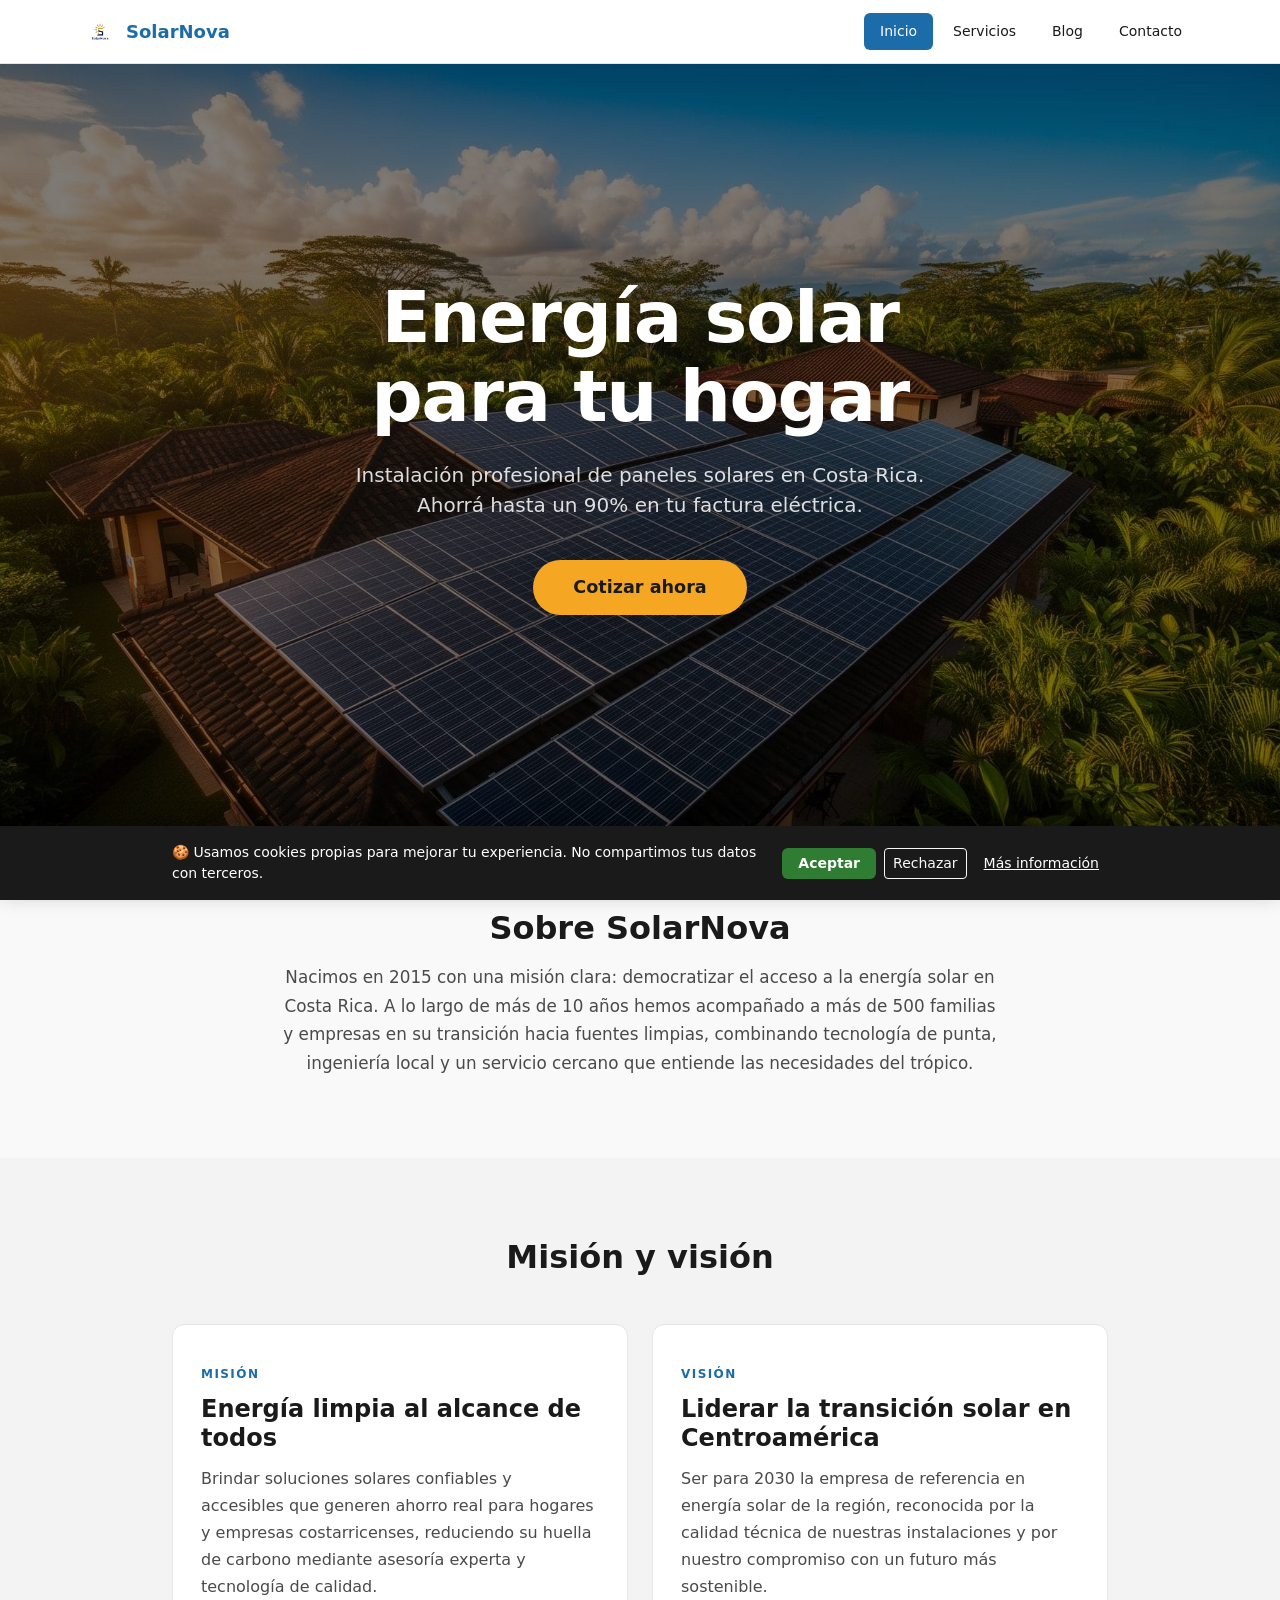
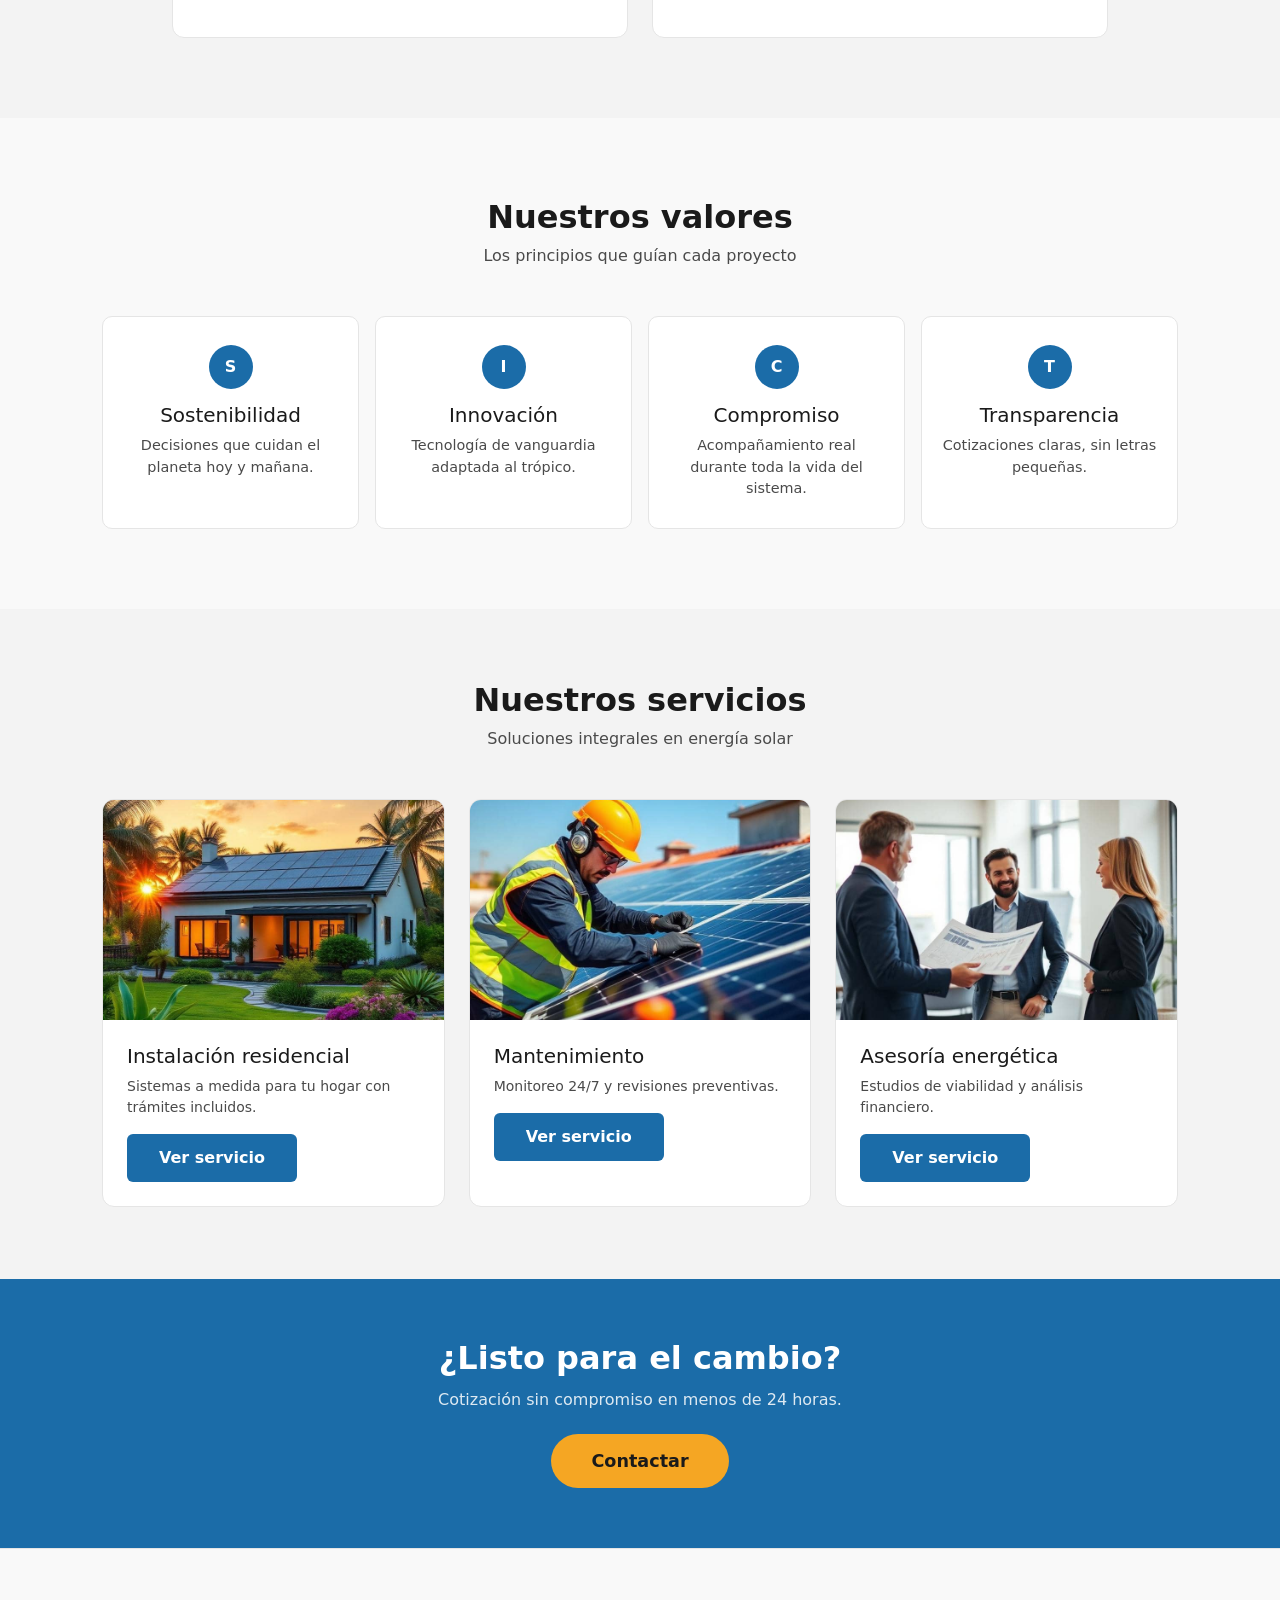
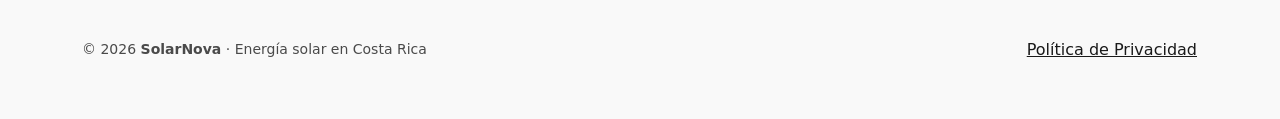
<file: solarnova/index.html>
<!DOCTYPE html>
<html lang="es">

<head>
  <meta charset="UTF-8">
  <meta name="viewport" content="width=device-width, initial-scale=1.0">
  <title>SolarNova — Energía Solar en Costa Rica</title>
  <meta name="description"
    content="SolarNova: venta e instalación de paneles solares en Costa Rica. Energía limpia, ahorro real, compromiso con el planeta.">
  <link href="https://cdn.jsdelivr.net/npm/bootstrap@5.3.3/dist/css/bootstrap.min.css" rel="stylesheet">
  <link rel="stylesheet" href="css/styles.css">
  <link rel="stylesheet" href="css/extra.css">
</head>

<body>
  <a href="#main-content" class="skip-link">Ir al contenido principal</a>

  <!-- ==================== NAVBAR (compartido) ==================== -->
  <header role="banner" class="sn-navbar">
    <nav role="navigation" aria-label="Navegación principal"
      class="container d-flex align-items-center justify-content-between h-100">
      <a href="index.html" class="d-flex align-items-center gap-2 text-decoration-none" aria-label="SolarNova - Inicio">
        <img src="images/logo-solarnova.webp" alt="Logotipo de SolarNova" class="sn-logo" width="36" height="36">
        <span class="sn-brand hide-mobile">SolarNova</span>
      </a>
      <button class="btn hide-desktop p-2" id="mobile-toggle" onclick="toggleMobile()" aria-expanded="false"
        aria-label="Abrir menú">
        <svg width="24" height="24" viewBox="0 0 24 24" fill="none" stroke="currentColor" stroke-width="2"
          stroke-linecap="round">
          <line x1="3" y1="6" x2="21" y2="6" />
          <line x1="3" y1="12" x2="21" y2="12" />
          <line x1="3" y1="18" x2="21" y2="18" />
        </svg>
      </button>
      <ul class="nav hide-mobile gap-1">
        <li><a class="nav-link" data-page="index.html" href="index.html">Inicio</a></li>
        <li><a class="nav-link" data-page="servicios.html" href="servicios.html">Servicios</a></li>
        <li><a class="nav-link" data-page="blog.html" href="blog.html">Blog</a></li>
        <li><a class="nav-link" data-page="contacto.html" href="contacto.html">Contacto</a></li>
      </ul>
    </nav>
    <div class="hide-desktop d-none" id="mobile-menu">
      <ul class="list-unstyled p-3 mb-0">
        <li><a class="nav-link d-block mb-1" data-page="index.html" href="index.html">Inicio</a></li>
        <li><a class="nav-link d-block mb-1" data-page="servicios.html" href="servicios.html">Servicios</a></li>
        <li><a class="nav-link d-block mb-1" data-page="blog.html" href="blog.html">Blog</a></li>
        <li><a class="nav-link d-block" data-page="contacto.html" href="contacto.html">Contacto</a></li>
      </ul>
    </div>
  </header>

  <main id="main-content" role="main" style="padding-top:64px">

    <!-- ========== HERO ========== -->
    <section class="sn-hero" aria-labelledby="hero-heading">
      <img src="images/hero-solar.jpg"
        alt="Paneles solares en techo residencial rodeado de vegetación tropical en Costa Rica" class="hero-bg"
        width="1920" height="1080">
      <div class="overlay"></div>
      <div class="hero-content">
        <h1 id="hero-heading">Energía solar<br>para tu hogar</h1>
        <p class="hero-subtitle">Instalación profesional de paneles solares en Costa Rica. Ahorrá hasta un 90% en tu
          factura eléctrica.</p>
        <a href="contacto.html" class="btn-sn-secondary text-decoration-none">Cotizar ahora</a>
      </div>
    </section>

    <!-- ========== SOBRE LA EMPRESA ========== -->
    <section class="sn-about" aria-labelledby="about-heading">
      <div class="container">
        <h2 id="about-heading" class="text-center mb-3">Sobre SolarNova</h2>
        <p class="lead-text">
          Nacimos en 2015 con una misión clara: democratizar el acceso a la energía solar
          en Costa Rica. A lo largo de más de 10 años hemos acompañado a más de 500 familias
          y empresas en su transición hacia fuentes limpias, combinando tecnología de punta,
          ingeniería local y un servicio cercano que entiende las necesidades del trópico.
        </p>
      </div>
    </section>

    <!-- ========== MISIÓN Y VISIÓN ========== -->
    <section class="sn-mv" aria-labelledby="mv-heading">
      <div class="container" style="max-width:960px">
        <h2 id="mv-heading" class="text-center mb-5">Misión y visión</h2>
        <div class="row g-4">
          <div class="col-md-6">
            <article class="sn-mv-card">
              <span class="tag">Misión</span>
              <h3>Energía limpia al alcance de todos</h3>
              <p>Brindar soluciones solares confiables y accesibles que generen ahorro
                real para hogares y empresas costarricenses, reduciendo su huella de
                carbono mediante asesoría experta y tecnología de calidad.</p>
            </article>
          </div>
          <div class="col-md-6">
            <article class="sn-mv-card">
              <span class="tag">Visión</span>
              <h3>Liderar la transición solar en Centroamérica</h3>
              <p>Ser para 2030 la empresa de referencia en energía solar de la región,
                reconocida por la calidad técnica de nuestras instalaciones y por nuestro
                compromiso con un futuro más sostenible.</p>
            </article>
          </div>
        </div>
      </div>
    </section>

    <!-- ========== VALORES ========== -->
    <section class="sn-values" aria-labelledby="values-heading">
      <div class="container" style="max-width:1100px">
        <h2 id="values-heading" class="text-center mb-2">Nuestros valores</h2>
        <p class="text-center text-sn-muted mb-5">Los principios que guían cada proyecto</p>
        <div class="row g-3">
          <div class="col-6 col-md-3">
            <div class="sn-value-card">
              <div class="dot" aria-hidden="true">S</div>
              <h3 class="h5">Sostenibilidad</h3>
              <p>Decisiones que cuidan el planeta hoy y mañana.</p>
            </div>
          </div>
          <div class="col-6 col-md-3">
            <div class="sn-value-card">
              <div class="dot" aria-hidden="true">I</div>
              <h3 class="h5">Innovación</h3>
              <p>Tecnología de vanguardia adaptada al trópico.</p>
            </div>
          </div>
          <div class="col-6 col-md-3">
            <div class="sn-value-card">
              <div class="dot" aria-hidden="true">C</div>
              <h3 class="h5">Compromiso</h3>
              <p>Acompañamiento real durante toda la vida del sistema.</p>
            </div>
          </div>
          <div class="col-6 col-md-3">
            <div class="sn-value-card">
              <div class="dot" aria-hidden="true">T</div>
              <h3 class="h5">Transparencia</h3>
              <p>Cotizaciones claras, sin letras pequeñas.</p>
            </div>
          </div>
        </div>
      </div>
    </section>

    <!-- ========== RESUMEN DE SERVICIOS ========== -->
    <section class="section-alt py-5" aria-labelledby="services-summary-heading">
      <div class="container py-4" style="max-width:1100px">
        <h2 id="services-summary-heading" class="text-center mb-2">Nuestros servicios</h2>
        <p class="text-center text-sn-muted mb-5">Soluciones integrales en energía solar</p>
        <div class="row g-4">
          <div class="col-md-4">
            <article class="sn-card h-100">
              <div style="overflow:hidden"><img src="images/service-residential.jpg"
                  alt="Instalación residencial de paneles solares" class="card-img" loading="lazy" width="800"
                  height="600"></div>
              <div class="card-body">
                <h3 class="h5 mb-2">Instalación residencial</h3>
                <p class="text-sn-muted small mb-3">Sistemas a medida para tu hogar con trámites incluidos.</p>
                <a href="servicios.html" class="btn-sn-primary text-decoration-none">Ver servicio</a>
              </div>
            </article>
          </div>
          <div class="col-md-4">
            <article class="sn-card h-100">
              <div style="overflow:hidden"><img src="images/service-maintenance.jpg"
                  alt="Técnico realizando mantenimiento de paneles" class="card-img" loading="lazy" width="800"
                  height="600"></div>
              <div class="card-body">
                <h3 class="h5 mb-2">Mantenimiento</h3>
                <p class="text-sn-muted small mb-3">Monitoreo 24/7 y revisiones preventivas.</p>
                <a href="servicios.html" class="btn-sn-primary text-decoration-none">Ver servicio</a>
              </div>
            </article>
          </div>
          <div class="col-md-4">
            <article class="sn-card h-100">
              <div style="overflow:hidden"><img src="images/service-consulting.jpg"
                  alt="Asesoría energética profesional" class="card-img" loading="lazy" width="800" height="600"></div>
              <div class="card-body">
                <h3 class="h5 mb-2">Asesoría energética</h3>
                <p class="text-sn-muted small mb-3">Estudios de viabilidad y análisis financiero.</p>
                <a href="servicios.html" class="btn-sn-primary text-decoration-none">Ver servicio</a>
              </div>
            </article>
          </div>
        </div>
      </div>
    </section>

    <!-- ========== CTA ========== -->
    <section class="sn-cta-band">
      <h2>¿Listo para el cambio?</h2>
      <p>Cotización sin compromiso en menos de 24 horas.</p>
      <a href="contacto.html" class="btn-sn-secondary text-decoration-none">Contactar</a>
    </section>
  </main>

  <!-- ==================== FOOTER ==================== -->
  <!-- Footer compartido -->
  <footer class="sn-footer" role="contentinfo">
    <div class="container py-4">
      <div class="d-flex flex-column flex-sm-row justify-content-between align-items-center gap-2 small text-sn-muted">
        <p class="mb-0">© <span id="year"></span> <strong>SolarNova</strong> · Energía solar en Costa Rica</p>
        <button onclick="openPrivacyModal()"
          class="btn btn-link p-0 small text-decoration-underline clss-contrast-light">Política de Privacidad</button>
      </div>
    </div>
  </footer>

  <!-- Cookie banner -->
  <div class="sn-cookie" id="cookie-banner" style="display:none" role="alert">
    <div class="container d-flex flex-column flex-sm-row align-items-center gap-3 small" style="max-width:960px">
      <p class="mb-0 flex-grow-1">🍪 Usamos cookies propias para mejorar tu experiencia. No compartimos tus datos con
        terceros.</p>
      <div class="d-flex gap-2 flex-shrink-0">
        <button onclick="cookieAction('accepted')" class="btn-sn-accent btn-sm py-1 px-3"
          style="font-size:0.875rem">Aceptar</button>
        <button onclick="cookieAction('rejected')" class="btn btn-sm btn-outline-light">Rechazar</button>
        <button onclick="openPrivacyModal()" class="btn btn-sm btn-link text-white text-decoration-underline">Más
          información</button>
      </div>
    </div>
  </div>

  <!-- Modal privacidad -->
  <div class="sn-modal-overlay" id="privacy-modal" style="display:none" role="dialog" aria-modal="true"
    aria-labelledby="privacy-title">
    <div class="sn-modal" id="privacy-modal-content">
      <div class="d-flex justify-content-between align-items-center mb-3">
        <h2 id="privacy-title" class="h5 fw-bold mb-0">Política de Privacidad</h2>
        <button onclick="closePrivacyModal()" aria-label="Cerrar modal de privacidad"
          class="btn btn-sm p-1 fs-4 lh-1">&times;</button>
      </div>
      <div class="small text-sn-muted">
        <h3 class="h6 fw-semibold mb-1" style="color:var(--sn-text)">¿Qué datos recolectamos?</h3>
        <p>Este sitio web no recolecta datos personales reales. Es un sitio de demostración. En un entorno de
          producción, solo se recolectarían los datos proporcionados voluntariamente a través del formulario de
          contacto.</p>
        <h3 class="h6 fw-semibold mb-1" style="color:var(--sn-text)">¿Para qué usamos las cookies?</h3>
        <p>Utilizamos únicamente cookies propias con fines funcionales, como recordar tu preferencia de aceptación de
          cookies. No utilizamos cookies de seguimiento, publicitarias ni de terceros.</p>
        <h3 class="h6 fw-semibold mb-1" style="color:var(--sn-text)">Rastreadores y analytics</h3>
        <p>SolarNova no utiliza ningún servicio de rastreo, análisis web o publicidad de terceros. Tu privacidad es
          nuestra prioridad.</p>
        <h3 class="h6 fw-semibold mb-1" style="color:var(--sn-text)">Tus derechos</h3>
        <p class="mb-0">Puedes solicitar la eliminación de tus datos en cualquier momento escribiéndonos a
          info@solarnova.cr. Cumplimos con la Ley de Protección de la Persona frente al Tratamiento de sus Datos
          Personales (Ley N° 8968 de Costa Rica).</p>
      </div>
      <button onclick="closePrivacyModal()" class="btn-sn-primary w-100 mt-3 py-2">Entendido</button>
    </div>
  </div>

  <script src="js/nav.js"></script>
</body>

</html>
</file>
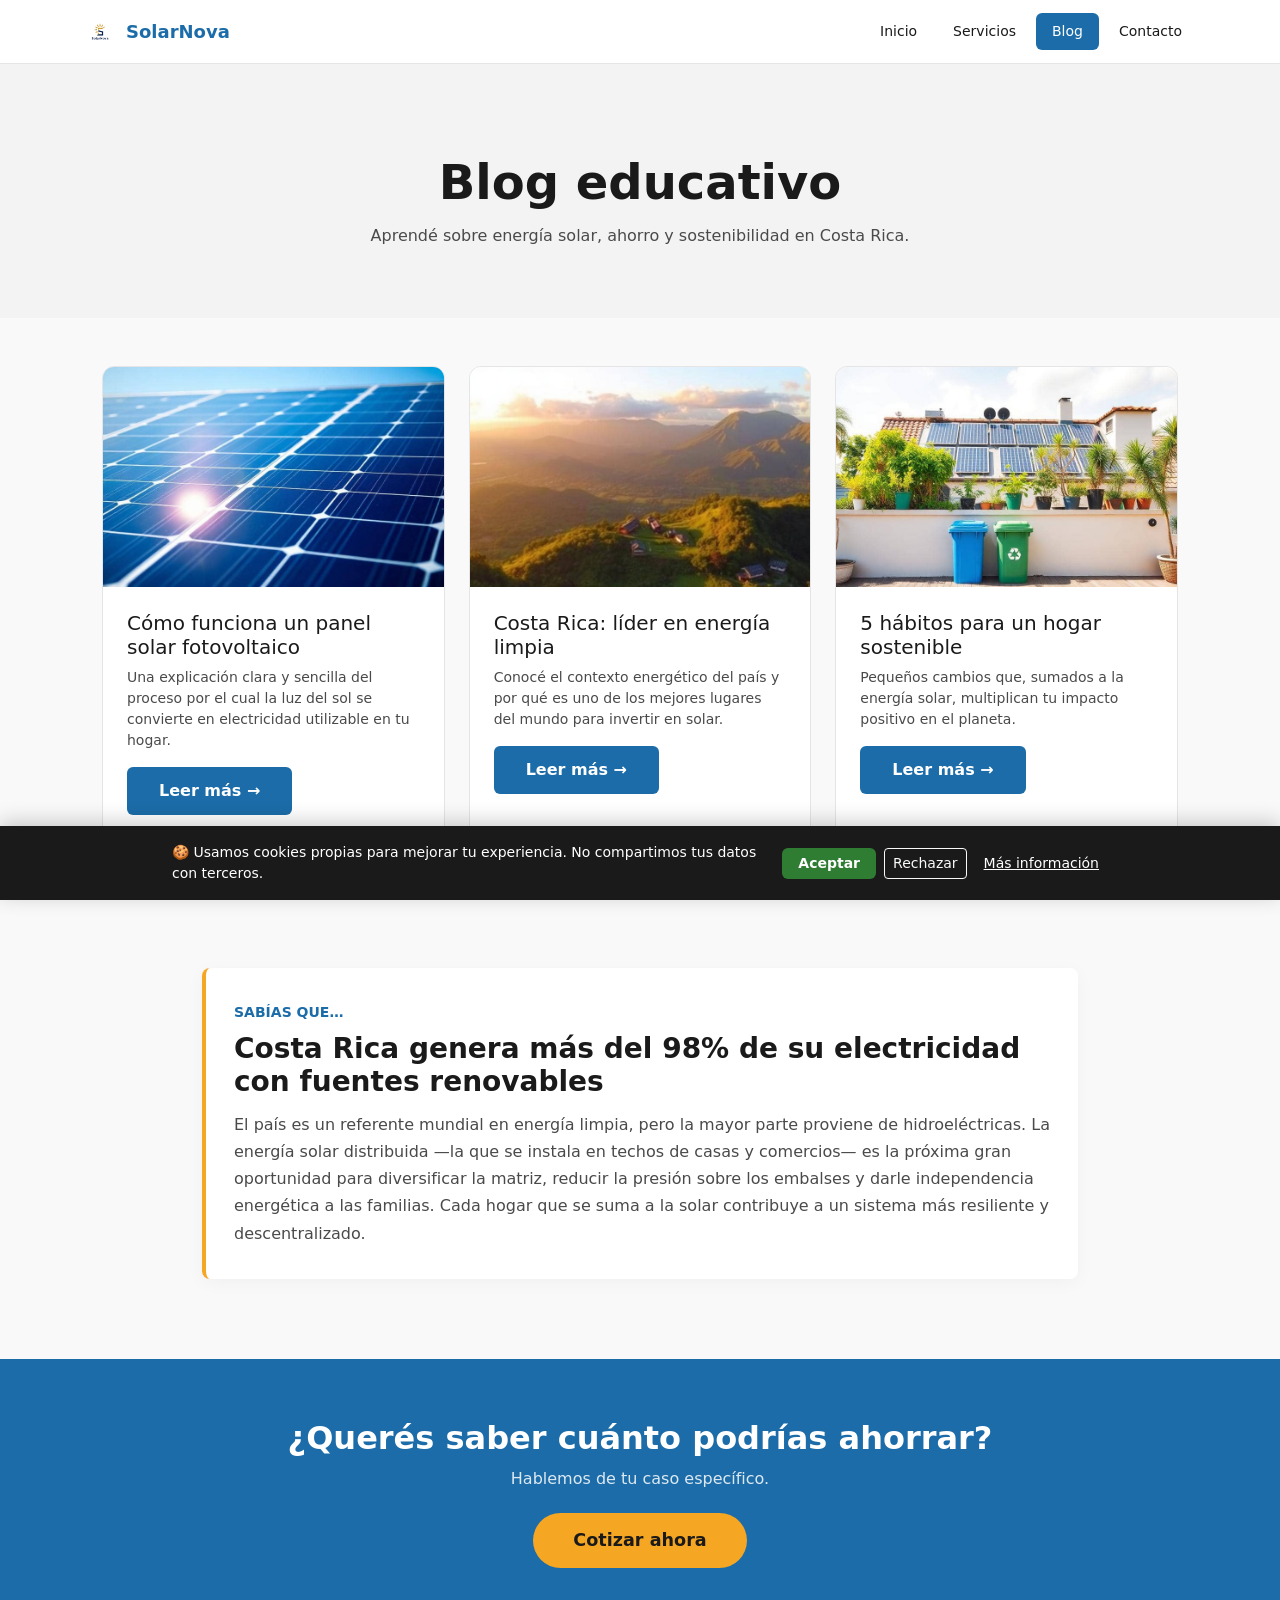
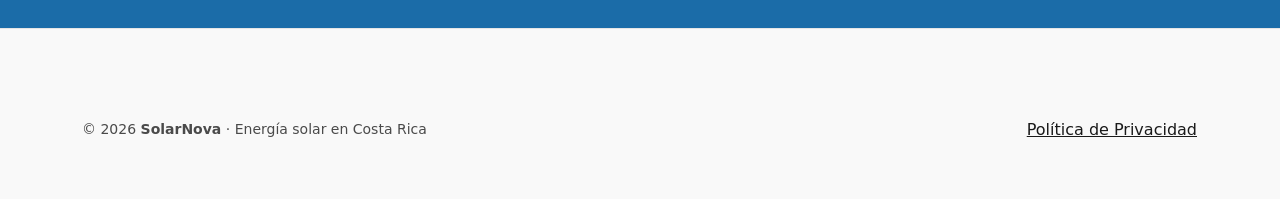
<file: solarnova/blog.html>
<!DOCTYPE html>
<html lang="es">
<head>
  <meta charset="UTF-8">
  <meta name="viewport" content="width=device-width, initial-scale=1.0">
  <title>Blog educativo — SolarNova</title>
  <meta name="description" content="Blog de SolarNova: artículos educativos sobre energía solar, ahorro y sostenibilidad en Costa Rica.">
  <link href="https://cdn.jsdelivr.net/npm/bootstrap@5.3.3/dist/css/bootstrap.min.css" rel="stylesheet">
  <link rel="stylesheet" href="css/styles.css">
  <link rel="stylesheet" href="css/extra.css">
</head>
<body>
  <a href="#main-content" class="skip-link">Ir al contenido principal</a>

  <header role="banner" class="sn-navbar">
    <nav role="navigation" aria-label="Navegación principal" class="container d-flex align-items-center justify-content-between h-100">
      <a href="index.html" class="d-flex align-items-center gap-2 text-decoration-none" aria-label="SolarNova - Inicio">
        <img src="images/logo-solarnova.png" alt="Logotipo de SolarNova" class="sn-logo" width="36" height="36">
        <span class="sn-brand hide-mobile">SolarNova</span>
      </a>
      <button class="btn hide-desktop p-2" id="mobile-toggle" onclick="toggleMobile()" aria-expanded="false" aria-label="Abrir menú">
        <svg width="24" height="24" viewBox="0 0 24 24" fill="none" stroke="currentColor" stroke-width="2" stroke-linecap="round">
          <line x1="3" y1="6" x2="21" y2="6"/><line x1="3" y1="12" x2="21" y2="12"/><line x1="3" y1="18" x2="21" y2="18"/>
        </svg>
      </button>
      <ul class="nav hide-mobile gap-1">
        <li><a class="nav-link" data-page="index.html"     href="index.html">Inicio</a></li>
        <li><a class="nav-link" data-page="servicios.html" href="servicios.html">Servicios</a></li>
        <li><a class="nav-link" data-page="blog.html"      href="blog.html">Blog</a></li>
        <li><a class="nav-link" data-page="contacto.html"  href="contacto.html">Contacto</a></li>
      </ul>
    </nav>
    <div class="hide-desktop d-none" id="mobile-menu">
      <ul class="list-unstyled p-3 mb-0">
        <li><a class="nav-link d-block mb-1" data-page="index.html"     href="index.html">Inicio</a></li>
        <li><a class="nav-link d-block mb-1" data-page="servicios.html" href="servicios.html">Servicios</a></li>
        <li><a class="nav-link d-block mb-1" data-page="blog.html"      href="blog.html">Blog</a></li>
        <li><a class="nav-link d-block"      data-page="contacto.html"  href="contacto.html">Contacto</a></li>
      </ul>
    </div>
  </header>

  <main id="main-content" role="main" style="padding-top:64px">

    <!-- ========== HERO SIMPLE ========== -->
    <section class="sn-hero-simple" aria-labelledby="blog-heading">
      <h1 id="blog-heading">Blog educativo</h1>
      <p>Aprendé sobre energía solar, ahorro y sostenibilidad en Costa Rica.</p>
    </section>

    <!-- ========== LISTADO DE ARTÍCULOS ========== -->
    <section class="py-5 px-3" aria-labelledby="articles-heading">
      <div class="container" style="max-width:1100px">
        <h2 id="articles-heading" class="visually-hidden">Artículos recientes</h2>
        <div class="row g-4">

          <article class="col-md-6 col-lg-4">
            <div class="sn-card h-100">
              <div style="overflow:hidden"><img src="images/blog-solar-panels.jpg" alt="Paneles solares modernos en un techo" class="card-img" loading="lazy" width="800" height="600"></div>
              <div class="card-body">
                <h3 class="h5 mb-2">Cómo funciona un panel solar fotovoltaico</h3>
                <p class="text-sn-muted small mb-3">Una explicación clara y sencilla del proceso por el cual la luz del sol se convierte en electricidad utilizable en tu hogar.</p>
                <button class="btn-sn-primary" type="button">Leer más →</button>
              </div>
            </div>
          </article>

          <article class="col-md-6 col-lg-4">
            <div class="sn-card h-100">
              <div style="overflow:hidden"><img src="images/blog-costa-rica.jpg" alt="Paisaje de Costa Rica con energía limpia" class="card-img" loading="lazy" width="800" height="600"></div>
              <div class="card-body">
                <h3 class="h5 mb-2">Costa Rica: líder en energía limpia</h3>
                <p class="text-sn-muted small mb-3">Conocé el contexto energético del país y por qué es uno de los mejores lugares del mundo para invertir en solar.</p>
                <button class="btn-sn-primary" type="button">Leer más →</button>
              </div>
            </div>
          </article>

          <article class="col-md-6 col-lg-4">
            <div class="sn-card h-100">
              <div style="overflow:hidden"><img src="images/blog-eco-home.jpg" alt="Hogar ecológico con sistema solar" class="card-img" loading="lazy" width="800" height="600"></div>
              <div class="card-body">
                <h3 class="h5 mb-2">5 hábitos para un hogar sostenible</h3>
                <p class="text-sn-muted small mb-3">Pequeños cambios que, sumados a la energía solar, multiplican tu impacto positivo en el planeta.</p>
                <button class="btn-sn-primary" type="button">Leer más →</button>
              </div>
            </div>
          </article>

        </div>
      </div>
    </section>

    <!-- ========== SECCIÓN EDUCATIVA DESTACADA ========== -->
    <section class="sn-featured" aria-labelledby="featured-heading">
      <div class="container" style="max-width:900px">
        <div class="sn-featured-box">
          <span class="text-sn-primary fw-bold small text-uppercase">Sabías que…</span>
          <h3 id="featured-heading" class="mt-2">Costa Rica genera más del 98% de su electricidad con fuentes renovables</h3>
          <p>
            El país es un referente mundial en energía limpia, pero la mayor parte proviene
            de hidroeléctricas. La energía solar distribuida —la que se instala en techos
            de casas y comercios— es la próxima gran oportunidad para diversificar la matriz,
            reducir la presión sobre los embalses y darle independencia energética a las
            familias. Cada hogar que se suma a la solar contribuye a un sistema más
            resiliente y descentralizado.
          </p>
        </div>
      </div>
    </section>

    <!-- ========== CTA ========== -->
    <section class="sn-cta-band">
      <h2>¿Querés saber cuánto podrías ahorrar?</h2>
      <p>Hablemos de tu caso específico.</p>
      <a href="contacto.html" class="btn-sn-secondary text-decoration-none">Cotizar ahora</a>
    </section>
  </main>

    <!-- Footer compartido -->
  <footer class="sn-footer" role="contentinfo">
    <div class="container py-4">
      <div class="d-flex flex-column flex-sm-row justify-content-between align-items-center gap-2 small text-sn-muted">
        <p class="mb-0">© <span id="year"></span> <strong>SolarNova</strong> · Energía solar en Costa Rica</p>
        <button onclick="openPrivacyModal()" class="btn btn-link p-0 small text-decoration-underline clss-contrast-light">Política de Privacidad</button>
      </div>
    </div>
  </footer>

  <!-- Cookie banner -->
  <div class="sn-cookie" id="cookie-banner" style="display:none" role="alert">
    <div class="container d-flex flex-column flex-sm-row align-items-center gap-3 small" style="max-width:960px">
      <p class="mb-0 flex-grow-1">🍪 Usamos cookies propias para mejorar tu experiencia. No compartimos tus datos con terceros.</p>
      <div class="d-flex gap-2 flex-shrink-0">
        <button onclick="cookieAction('accepted')" class="btn-sn-accent btn-sm py-1 px-3" style="font-size:0.875rem">Aceptar</button>
        <button onclick="cookieAction('rejected')" class="btn btn-sm btn-outline-light">Rechazar</button>
        <button onclick="openPrivacyModal()" class="btn btn-sm btn-link text-white text-decoration-underline">Más información</button>
      </div>
    </div>
  </div>

  <!-- Modal privacidad -->
  <div class="sn-modal-overlay" id="privacy-modal" style="display:none" role="dialog" aria-modal="true" aria-labelledby="privacy-title">
    <div class="sn-modal" id="privacy-modal-content">
      <div class="d-flex justify-content-between align-items-center mb-3">
        <h2 id="privacy-title" class="h5 fw-bold mb-0">Política de Privacidad</h2>
        <button onclick="closePrivacyModal()" aria-label="Cerrar modal de privacidad" class="btn btn-sm p-1 fs-4 lh-1">&times;</button>
      </div>
      <div class="small text-sn-muted">
        <h3 class="h6 fw-semibold mb-1" style="color:var(--sn-text)">¿Qué datos recolectamos?</h3>
        <p>Este sitio web no recolecta datos personales reales. Es un sitio de demostración. En un entorno de producción, solo se recolectarían los datos proporcionados voluntariamente a través del formulario de contacto.</p>
        <h3 class="h6 fw-semibold mb-1" style="color:var(--sn-text)">¿Para qué usamos las cookies?</h3>
        <p>Utilizamos únicamente cookies propias con fines funcionales, como recordar tu preferencia de aceptación de cookies. No utilizamos cookies de seguimiento, publicitarias ni de terceros.</p>
        <h3 class="h6 fw-semibold mb-1" style="color:var(--sn-text)">Rastreadores y analytics</h3>
        <p>SolarNova no utiliza ningún servicio de rastreo, análisis web o publicidad de terceros. Tu privacidad es nuestra prioridad.</p>
        <h3 class="h6 fw-semibold mb-1" style="color:var(--sn-text)">Tus derechos</h3>
        <p class="mb-0">Puedes solicitar la eliminación de tus datos en cualquier momento escribiéndonos a info@solarnova.cr. Cumplimos con la Ley de Protección de la Persona frente al Tratamiento de sus Datos Personales (Ley N° 8968 de Costa Rica).</p>
      </div>
      <button onclick="closePrivacyModal()" class="btn-sn-primary w-100 mt-3 py-2">Entendido</button>
    </div>
  </div>

  <script src="js/nav.js"></script>
</body>
</html>
</file>
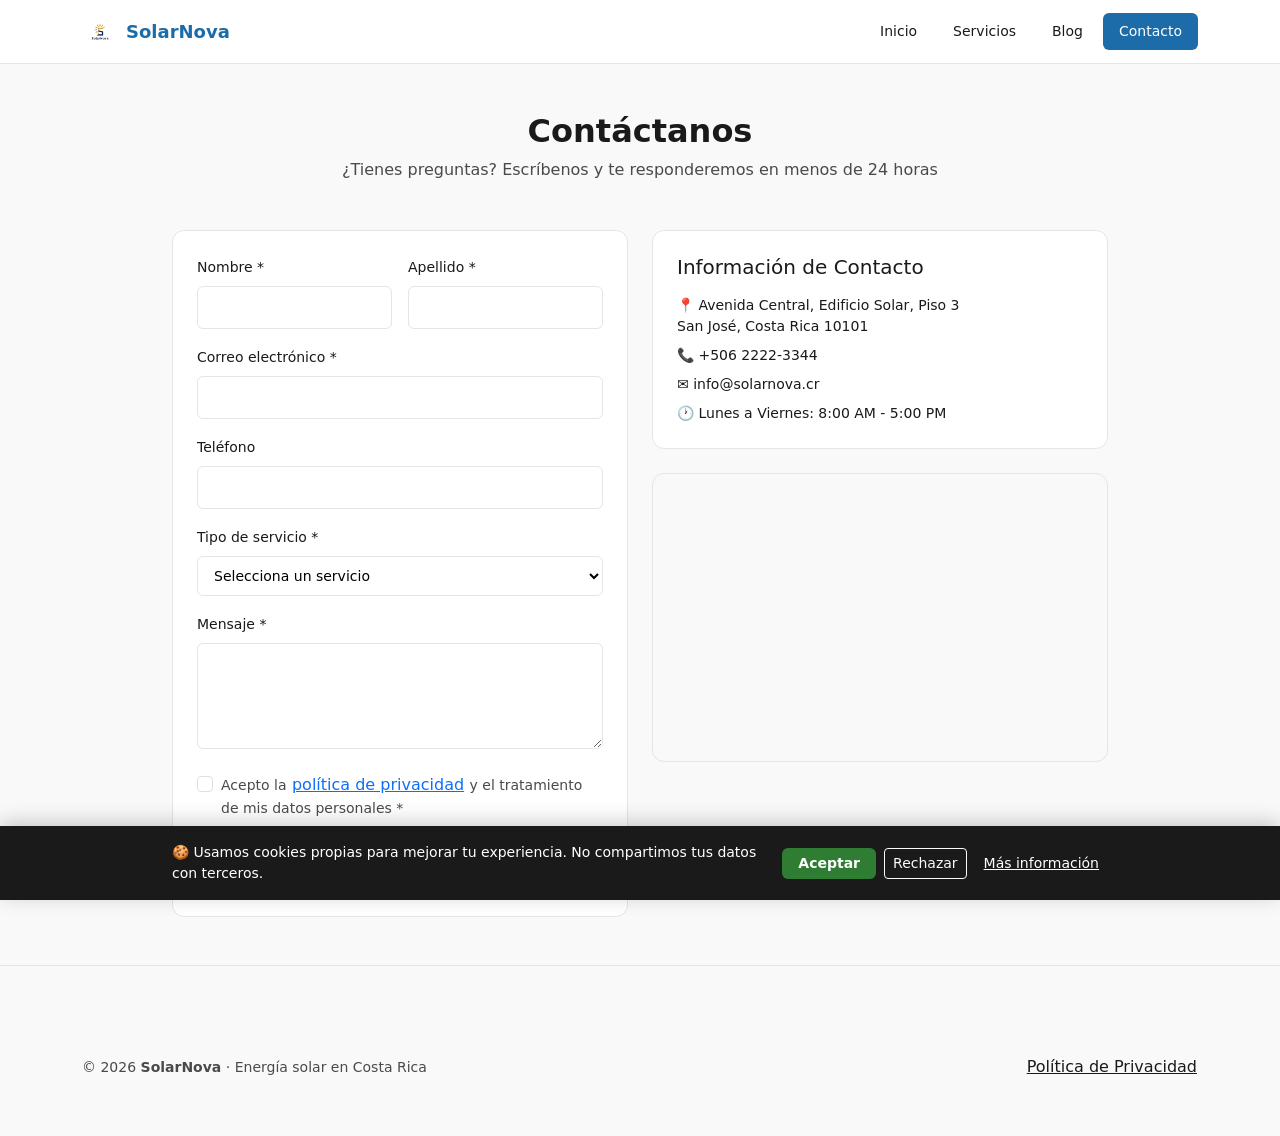
<file: solarnova/contacto.html>
<!DOCTYPE html>
<html lang="es">
<head>
  <meta charset="UTF-8">
  <meta name="viewport" content="width=device-width, initial-scale=1.0">
  <title>Contacto — SolarNova</title>
  <meta name="description" content="Contactá a SolarNova en Costa Rica. Cotizá tu sistema solar para hogar o empresa.">
  <link href="https://cdn.jsdelivr.net/npm/bootstrap@5.3.3/dist/css/bootstrap.min.css" rel="stylesheet">
  <link rel="stylesheet" href="css/styles.css">
  <link rel="stylesheet" href="css/extra.css">
</head>
<body>
  <a href="#main-content" class="skip-link">Ir al contenido principal</a>

  <header role="banner" class="sn-navbar">
    <nav role="navigation" aria-label="Navegación principal" class="container d-flex align-items-center justify-content-between h-100">
      <a href="index.html" class="d-flex align-items-center gap-2 text-decoration-none" aria-label="SolarNova - Inicio">
        <img src="images/logo-solarnova.webp" alt="Logotipo de SolarNova" class="sn-logo" width="36" height="36">
        <span class="sn-brand hide-mobile">SolarNova</span>
      </a>
      <button class="btn hide-desktop p-2" id="mobile-toggle" onclick="toggleMobile()" aria-expanded="false" aria-label="Abrir menú">
        <svg width="24" height="24" viewBox="0 0 24 24" fill="none" stroke="currentColor" stroke-width="2" stroke-linecap="round">
          <line x1="3" y1="6" x2="21" y2="6"/><line x1="3" y1="12" x2="21" y2="12"/><line x1="3" y1="18" x2="21" y2="18"/>
        </svg>
      </button>
      <ul class="nav hide-mobile gap-1">
        <li><a class="nav-link" data-page="index.html"     href="index.html">Inicio</a></li>
        <li><a class="nav-link" data-page="servicios.html" href="servicios.html">Servicios</a></li>
        <li><a class="nav-link" data-page="blog.html"      href="blog.html">Blog</a></li>
        <li><a class="nav-link" data-page="contacto.html"  href="contacto.html">Contacto</a></li>
      </ul>
    </nav>
    <div class="hide-desktop d-none" id="mobile-menu">
      <ul class="list-unstyled p-3 mb-0">
        <li><a class="nav-link d-block mb-1" data-page="index.html"     href="index.html">Inicio</a></li>
        <li><a class="nav-link d-block mb-1" data-page="servicios.html" href="servicios.html">Servicios</a></li>
        <li><a class="nav-link d-block mb-1" data-page="blog.html"      href="blog.html">Blog</a></li>
        <li><a class="nav-link d-block"      data-page="contacto.html"  href="contacto.html">Contacto</a></li>
      </ul>
    </div>
  </header>

  <main id="main-content" role="main" style="padding-top:64px">

    <!-- ========== CONTACTO (versión original) ========== -->
    <section aria-labelledby="contact-heading">
      <div class="py-5 px-3">
        <div class="container" style="max-width:960px">
          <h2 id="contact-heading" class="text-center mb-2">Contáctanos</h2>
          <p class="text-center text-sn-muted mb-5">¿Tienes preguntas? Escríbenos y te responderemos en menos de 24 horas</p>
          <div class="row g-4">

            <!-- Formulario -->
            <div class="col-lg-6">
              <div class="sn-card" style="overflow:visible">
                <div class="card-body">
                  <form id="contact-form" novalidate>
                    <div class="row g-3 mb-3">
                      <div class="col-sm-6">
                        <label for="nombre" class="form-label small fw-medium">Nombre *</label>
                        <input id="nombre" name="nombre" type="text" required maxlength="100" class="sn-input">
                      </div>
                      <div class="col-sm-6">
                        <label for="apellido" class="form-label small fw-medium">Apellido *</label>
                        <input id="apellido" name="apellido" type="text" required maxlength="100" class="sn-input">
                      </div>
                    </div>
                    <div class="mb-3">
                      <label for="email" class="form-label small fw-medium">Correo electrónico *</label>
                      <input id="email" name="email" type="email" required maxlength="255" class="sn-input">
                    </div>
                    <div class="mb-3">
                      <label for="telefono" class="form-label small fw-medium">Teléfono</label>
                      <input id="telefono" name="telefono" type="tel" maxlength="20" class="sn-input">
                    </div>
                    <div class="mb-3">
                      <label for="servicio" class="form-label small fw-medium">Tipo de servicio *</label>
                      <select id="servicio" name="servicio" required class="sn-input">
                        <option value="">Selecciona un servicio</option>
                        <option value="residencial">Instalación Residencial</option>
                        <option value="comercial">Instalación Comercial</option>
                        <option value="mantenimiento">Mantenimiento y Monitoreo</option>
                        <option value="consultoria">Consultoría Energética</option>
                      </select>
                    </div>
                    <div class="mb-3">
                      <label for="mensaje" class="form-label small fw-medium">Mensaje *</label>
                      <textarea id="mensaje" name="mensaje" required rows="4" maxlength="1000" class="sn-input" style="resize:vertical"></textarea>
                    </div>
                    <div class="form-check mb-3">
                      <input id="privacidad" name="privacidad" type="checkbox" required class="form-check-input">
                      <label for="privacidad" class="form-check-label small text-sn-muted">
                        Acepto la
                        <button type="button" onclick="openPrivacyModal()" class="btn btn-link p-0 align-baseline small text-decoration-underline">política de privacidad</button>
                        y el tratamiento de mis datos personales *
                      </label>
                    </div>
                    <button type="submit" class="btn-sn-primary w-100 py-3">Enviar Mensaje</button>
                  </form>
                  <div id="form-success" class="text-center py-5 d-none" role="alert">
                    <div style="font-size:3rem" class="mb-3">✅</div>
                    <h3 class="h4 fw-bold mb-2" style="color:var(--sn-green)">¡Mensaje enviado!</h3>
                    <p class="text-sn-muted">Gracias por contactarnos. Nuestro equipo se comunicará contigo pronto.</p>
                    <button onclick="resetForm()" class="btn-sn-outline mt-3">Enviar otro mensaje</button>
                  </div>
                </div>
              </div>
            </div>

            <!-- Info + Mapa -->
            <div class="col-lg-6">
              <div class="sn-card mb-4" style="overflow:visible">
                <div class="card-body">
                  <h3 class="h5 mb-3">Información de Contacto</h3>
                  <p class="small mb-2">📍 Avenida Central, Edificio Solar, Piso 3<br>San José, Costa Rica 10101</p>
                  <p class="small mb-2">📞 +506 2222-3344</p>
                  <p class="small mb-2">✉️ info@solarnova.cr</p>
                  <p class="small mb-0">🕐 Lunes a Viernes: 8:00 AM - 5:00 PM</p>
                </div>
              </div>
              <div style="border-radius:12px;overflow:hidden;border:1px solid var(--sn-border)">
                <iframe title="Ubicación de SolarNova en San José, Costa Rica" src="https://www.google.com/maps/embed?pb=!1m18!1m12!1m3!1d15720.0!2d-84.08!3d9.93!2m3!1f0!2f0!3f0!3m2!1i1024!2i768!4f13.1!3m3!1m2!1s0x8fa0e342c50d15c5%3A0xe6746a6e9c8a93!2sSan%20Jos%C3%A9%2C%20Costa%20Rica!5e0!3m2!1ses!2scr!4v1690000000000" width="100%" height="280" style="border:0" allowfullscreen loading="lazy" referrerpolicy="no-referrer-when-downgrade"></iframe>
              </div>
            </div>

          </div>
        </div>
      </div>
    </section>
  </main>

  <!-- Footer compartido -->
  <footer class="sn-footer" role="contentinfo">
    <div class="container py-4">
      <div class="d-flex flex-column flex-sm-row justify-content-between align-items-center gap-2 small text-sn-muted">
        <p class="mb-0">© <span id="year"></span> <strong>SolarNova</strong> · Energía solar en Costa Rica</p>
        <button onclick="openPrivacyModal()" class="btn btn-link p-0 small text-decoration-underline clss-contrast-light">Política de Privacidad</button>
      </div>
    </div>
  </footer>

  <!-- Cookie banner -->
  <div class="sn-cookie" id="cookie-banner" style="display:none" role="alert">
    <div class="container d-flex flex-column flex-sm-row align-items-center gap-3 small" style="max-width:960px">
      <p class="mb-0 flex-grow-1">🍪 Usamos cookies propias para mejorar tu experiencia. No compartimos tus datos con terceros.</p>
      <div class="d-flex gap-2 flex-shrink-0">
        <button onclick="cookieAction('accepted')" class="btn-sn-accent btn-sm py-1 px-3" style="font-size:0.875rem">Aceptar</button>
        <button onclick="cookieAction('rejected')" class="btn btn-sm btn-outline-light">Rechazar</button>
        <button onclick="openPrivacyModal()" class="btn btn-sm btn-link text-white text-decoration-underline">Más información</button>
      </div>
    </div>
  </div>

  <!-- Modal privacidad -->
  <div class="sn-modal-overlay" id="privacy-modal" style="display:none" role="dialog" aria-modal="true" aria-labelledby="privacy-title">
    <div class="sn-modal" id="privacy-modal-content">
      <div class="d-flex justify-content-between align-items-center mb-3">
        <h2 id="privacy-title" class="h5 fw-bold mb-0 ">Política de Privacidad</h2>
        <button onclick="closePrivacyModal()" aria-label="Cerrar modal de privacidad" class="btn btn-sm p-1 fs-4 lh-1 clss-contrast-light">&times;</button>
      </div>
      <div class="small text-sn-muted">
        <h3 class="h6 fw-semibold mb-1" style="color:var(--sn-text)">¿Qué datos recolectamos?</h3>
        <p>Este sitio web no recolecta datos personales reales. Es un sitio de demostración. En un entorno de producción, solo se recolectarían los datos proporcionados voluntariamente a través del formulario de contacto.</p>
        <h3 class="h6 fw-semibold mb-1" style="color:var(--sn-text)">¿Para qué usamos las cookies?</h3>
        <p>Utilizamos únicamente cookies propias con fines funcionales, como recordar tu preferencia de aceptación de cookies. No utilizamos cookies de seguimiento, publicitarias ni de terceros.</p>
        <h3 class="h6 fw-semibold mb-1" style="color:var(--sn-text)">Rastreadores y analytics</h3>
        <p>SolarNova no utiliza ningún servicio de rastreo, análisis web o publicidad de terceros. Tu privacidad es nuestra prioridad.</p>
        <h3 class="h6 fw-semibold mb-1" style="color:var(--sn-text)">Tus derechos</h3>
        <p class="mb-0">Puedes solicitar la eliminación de tus datos en cualquier momento escribiéndonos a info@solarnova.cr. Cumplimos con la Ley de Protección de la Persona frente al Tratamiento de sus Datos Personales (Ley N° 8968 de Costa Rica).</p>
      </div>
      <button onclick="closePrivacyModal()" class="btn-sn-primary w-100 mt-3 py-2">Entendido</button>
    </div>
  </div>

  <script src="js/nav.js"></script>
</body>
</html>
</file>
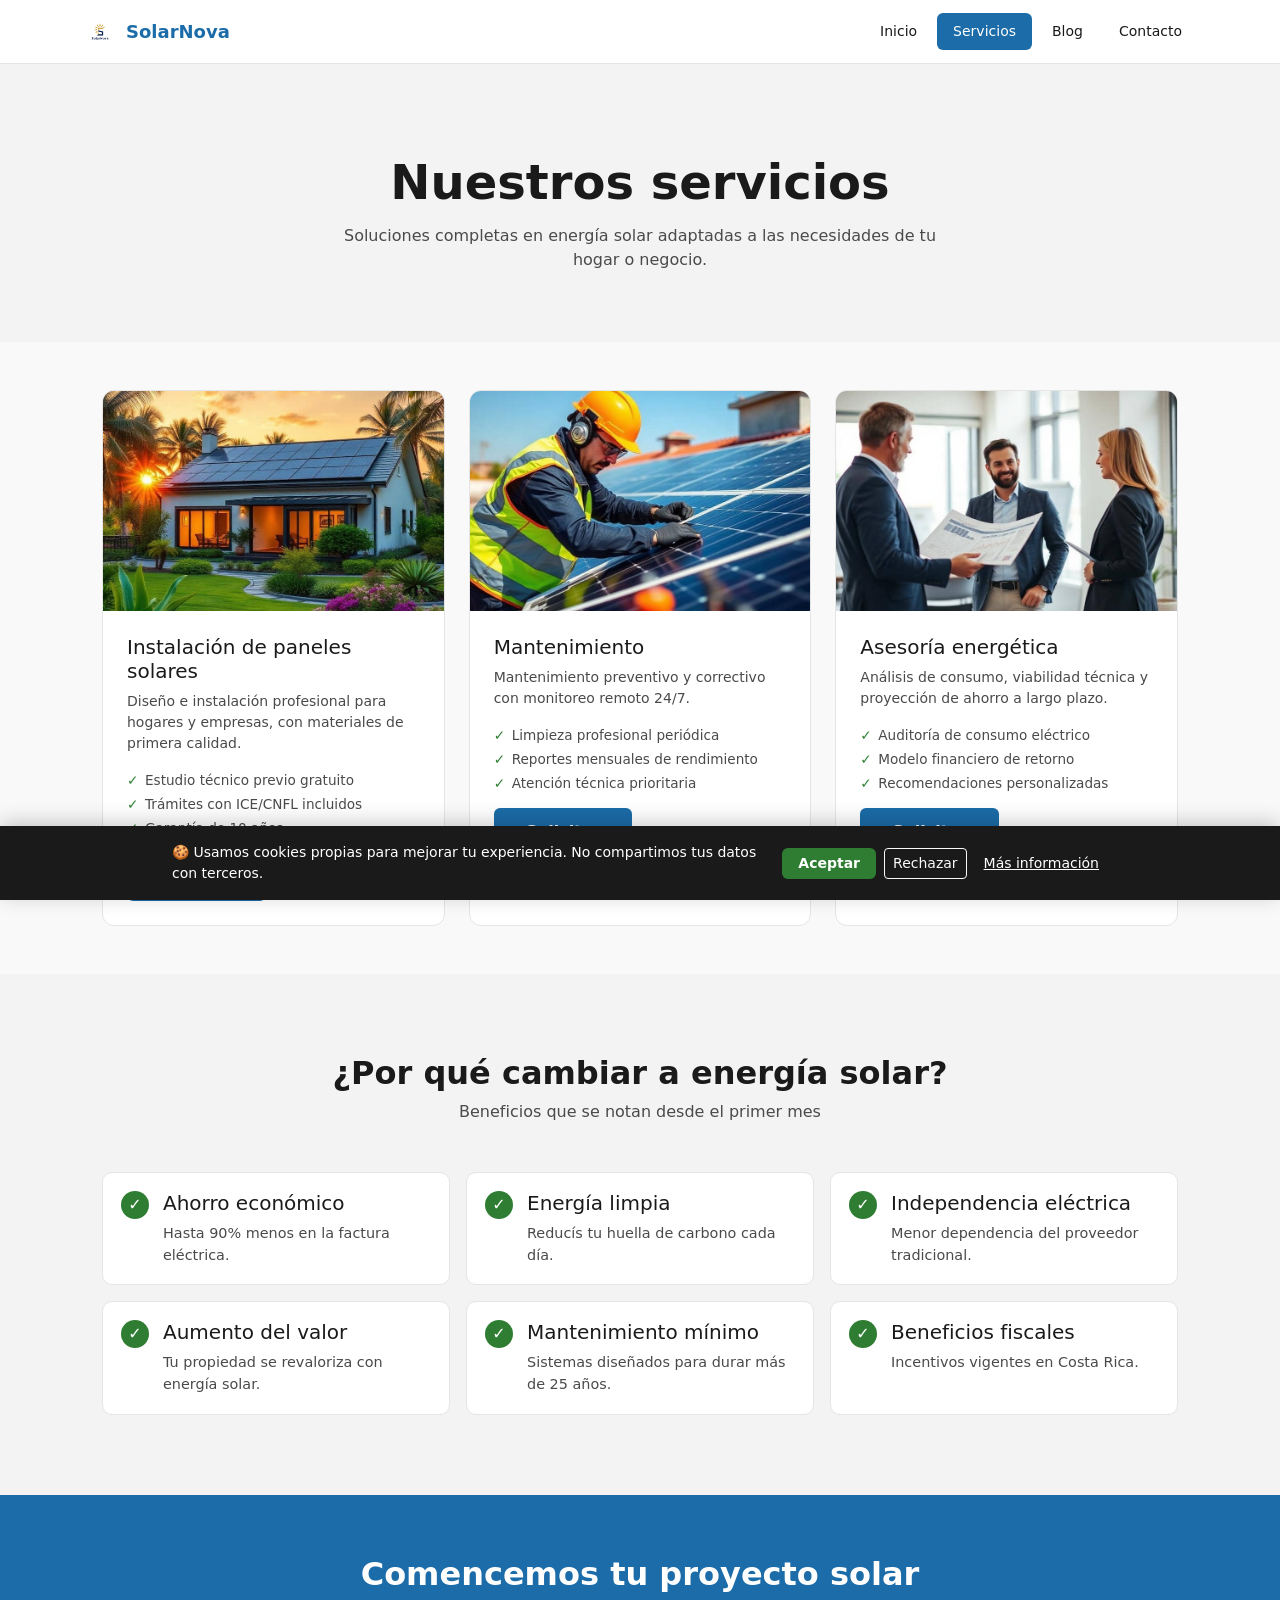
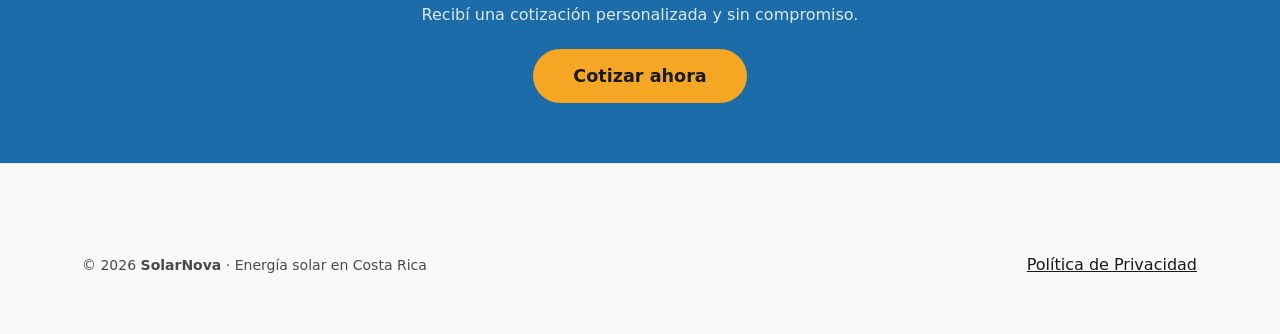
<file: solarnova/servicios.html>
<!DOCTYPE html>
<html lang="es">

<head>
  <meta charset="UTF-8">
  <meta name="viewport" content="width=device-width, initial-scale=1.0">
  <title>Servicios — SolarNova</title>
  <meta name="description"
    content="Servicios de SolarNova: instalación de paneles solares, mantenimiento y asesoría energética en Costa Rica.">
  <link href="https://cdn.jsdelivr.net/npm/bootstrap@5.3.3/dist/css/bootstrap.min.css" rel="stylesheet">
  <link rel="stylesheet" href="css/styles.css">
  <link rel="stylesheet" href="css/extra.css">
</head>

<body>
  <a href="#main-content" class="skip-link">Ir al contenido principal</a>

  <header role="banner" class="sn-navbar">
    <nav role="navigation" aria-label="Navegación principal"
      class="container d-flex align-items-center justify-content-between h-100">
      <a href="index.html" class="d-flex align-items-center gap-2 text-decoration-none" aria-label="SolarNova - Inicio">
        <img src="images/logo-solarnova.webp" alt="Logotipo de SolarNova" class="sn-logo" width="36" height="36">
        <span class="sn-brand hide-mobile">SolarNova</span>
      </a>
      <button class="btn hide-desktop p-2" id="mobile-toggle" onclick="toggleMobile()" aria-expanded="false"
        aria-label="Abrir menú">
        <svg width="24" height="24" viewBox="0 0 24 24" fill="none" stroke="currentColor" stroke-width="2"
          stroke-linecap="round">
          <line x1="3" y1="6" x2="21" y2="6" />
          <line x1="3" y1="12" x2="21" y2="12" />
          <line x1="3" y1="18" x2="21" y2="18" />
        </svg>
      </button>
      <ul class="nav hide-mobile gap-1">
        <li><a class="nav-link" data-page="index.html" href="index.html">Inicio</a></li>
        <li><a class="nav-link" data-page="servicios.html" href="servicios.html">Servicios</a></li>
        <li><a class="nav-link" data-page="blog.html" href="blog.html">Blog</a></li>
        <li><a class="nav-link" data-page="contacto.html" href="contacto.html">Contacto</a></li>
      </ul>
    </nav>
    <div class="hide-desktop d-none" id="mobile-menu">
      <ul class="list-unstyled p-3 mb-0">
        <li><a class="nav-link d-block mb-1" data-page="index.html" href="index.html">Inicio</a></li>
        <li><a class="nav-link d-block mb-1" data-page="servicios.html" href="servicios.html">Servicios</a></li>
        <li><a class="nav-link d-block mb-1" data-page="blog.html" href="blog.html">Blog</a></li>
        <li><a class="nav-link d-block" data-page="contacto.html" href="contacto.html">Contacto</a></li>
      </ul>
    </div>
  </header>

  <main id="main-content" role="main" style="padding-top:64px">

    <!-- ========== HERO SIMPLE ========== -->
    <section class="sn-hero-simple" aria-labelledby="srv-heading">
      <h1 id="srv-heading">Nuestros servicios</h1>
      <p>Soluciones completas en energía solar adaptadas a las necesidades de tu hogar o negocio.</p>
    </section>

    <!-- ========== LISTADO DE SERVICIOS ========== -->
    <section class="py-5 px-3" aria-labelledby="srv-list-heading">
      <div class="container" style="max-width:1100px">
        <h2 id="srv-list-heading" class="visually-hidden">Listado de servicios</h2>
        <div class="row g-4">

          <!-- Instalación -->
          <div class="col-md-6 col-lg-4">
            <article class="sn-card h-100">
              <div style="overflow:hidden"><img src="images/service-residential.jpg"
                  alt="Casa con paneles solares instalados" class="card-img" loading="lazy" width="800" height="600">
              </div>
              <div class="card-body">
                <h3 class="h5 mb-2">Instalación de paneles solares</h3>
                <p class="text-sn-muted small mb-3">Diseño e instalación profesional para hogares y empresas, con
                  materiales de primera calidad.</p>
                <ul class="benefits-list">
                  <li>Estudio técnico previo gratuito</li>
                  <li>Trámites con ICE/CNFL incluidos</li>
                  <li>Garantía de 10 años</li>
                </ul>
                <a href="contacto.html" class="btn-sn-primary text-decoration-none">Solicitar</a>
              </div>
            </article>
          </div>

          <!-- Mantenimiento -->
          <div class="col-md-6 col-lg-4">
            <article class="sn-card h-100">
              <div style="overflow:hidden"><img src="images/service-maintenance.jpg"
                  alt="Técnico revisando paneles solares" class="card-img" loading="lazy" width="800" height="600">
              </div>
              <div class="card-body">
                <h3 class="h5 mb-2">Mantenimiento</h3>
                <p class="text-sn-muted small mb-3">Mantenimiento preventivo y correctivo con monitoreo remoto 24/7.</p>
                <ul class="benefits-list">
                  <li>Limpieza profesional periódica</li>
                  <li>Reportes mensuales de rendimiento</li>
                  <li>Atención técnica prioritaria</li>
                </ul>
                <a href="contacto.html" class="btn-sn-primary text-decoration-none">Solicitar</a>
              </div>
            </article>
          </div>

          <!-- Asesoría -->
          <div class="col-md-6 col-lg-4">
            <article class="sn-card h-100">
              <div style="overflow:hidden"><img src="images/service-consulting.jpg"
                  alt="Asesores analizando un plan energético" class="card-img" loading="lazy" width="800" height="600">
              </div>
              <div class="card-body">
                <h3 class="h5 mb-2">Asesoría energética</h3>
                <p class="text-sn-muted small mb-3">Análisis de consumo, viabilidad técnica y proyección de ahorro a
                  largo plazo.</p>
                <ul class="benefits-list">
                  <li>Auditoría de consumo eléctrico</li>
                  <li>Modelo financiero de retorno</li>
                  <li>Recomendaciones personalizadas</li>
                </ul>
                <a href="contacto.html" class="btn-sn-primary text-decoration-none">Solicitar</a>
              </div>
            </article>
          </div>
        </div>
      </div>
    </section>

    <!-- ========== BENEFICIOS GENERALES ========== -->
    <section class="sn-benefits" aria-labelledby="benefits-heading">
      <div class="container" style="max-width:1100px">
        <h2 id="benefits-heading" class="text-center mb-2">¿Por qué cambiar a energía solar?</h2>
        <p class="text-center text-sn-muted mb-5">Beneficios que se notan desde el primer mes</p>
        <div class="row g-3">
          <div class="col-md-6 col-lg-4">
            <div class="sn-benefit"><span class="check" aria-hidden="true">✓</span>
              <div>
                <h3 class="h5">Ahorro económico</h3>
                <p>Hasta 90% menos en la factura eléctrica.</p>
              </div>
            </div>
          </div>
          <div class="col-md-6 col-lg-4">
            <div class="sn-benefit"><span class="check" aria-hidden="true">✓</span>
              <div>
                <h3 class="h5">Energía limpia</h3>
                <p>Reducís tu huella de carbono cada día.</p>
              </div>
            </div>
          </div>
          <div class="col-md-6 col-lg-4">
            <div class="sn-benefit"><span class="check" aria-hidden="true">✓</span>
              <div>
                <h3 class="h5">Independencia eléctrica</h3>
                <p>Menor dependencia del proveedor tradicional.</p>
              </div>
            </div>
          </div>
          <div class="col-md-6 col-lg-4">
            <div class="sn-benefit"><span class="check" aria-hidden="true">✓</span>
              <div>
                <h3 class="h5">Aumento del valor</h3>
                <p>Tu propiedad se revaloriza con energía solar.</p>
              </div>
            </div>
          </div>
          <div class="col-md-6 col-lg-4">
            <div class="sn-benefit"><span class="check" aria-hidden="true">✓</span>
              <div>
                <h3 class="h5">Mantenimiento mínimo</h3>
                <p>Sistemas diseñados para durar más de 25 años.</p>
              </div>
            </div>
          </div>
          <div class="col-md-6 col-lg-4">
            <div class="sn-benefit"><span class="check" aria-hidden="true">✓</span>
              <div>
                <h3 class="h5">Beneficios fiscales</h3>
                <p>Incentivos vigentes en Costa Rica.</p>
              </div>
            </div>
          </div>
        </div>
      </div>
    </section>

    <!-- ========== CTA ========== -->
    <section class="sn-cta-band">
      <h2>Comencemos tu proyecto solar</h2>
      <p>Recibí una cotización personalizada y sin compromiso.</p>
      <a href="contacto.html" class="btn-sn-secondary text-decoration-none">Cotizar ahora</a>
    </section>
  </main>

  <!-- Footer compartido -->
  <footer class="sn-footer" role="contentinfo">
    <div class="container py-4">
      <div class="d-flex flex-column flex-sm-row justify-content-between align-items-center gap-2 small text-sn-muted">
        <p class="mb-0">© <span id="year"></span> <strong>SolarNova</strong> · Energía solar en Costa Rica</p>
        <button onclick="openPrivacyModal()"
          class="btn btn-link p-0 small text-decoration-underline clss-contrast-light clss-contrast-light">Política de
          Privacidad</button>
      </div>
    </div>
  </footer>

  <!-- Cookie banner -->
  <div class="sn-cookie" id="cookie-banner" style="display:none" role="alert">
    <div class="container d-flex flex-column flex-sm-row align-items-center gap-3 small" style="max-width:960px">
      <p class="mb-0 flex-grow-1">🍪 Usamos cookies propias para mejorar tu experiencia. No compartimos tus datos con
        terceros.</p>
      <div class="d-flex gap-2 flex-shrink-0">
        <button onclick="cookieAction('accepted')" class="btn-sn-accent btn-sm py-1 px-3"
          style="font-size:0.875rem">Aceptar</button>
        <button onclick="cookieAction('rejected')" class="btn btn-sm btn-outline-light">Rechazar</button>
        <button onclick="openPrivacyModal()" class="btn btn-sm btn-link text-white text-decoration-underline">Más
          información</button>
      </div>
    </div>
  </div>

  <!-- Modal privacidad -->
  <div class="sn-modal-overlay" id="privacy-modal" style="display:none" role="dialog" aria-modal="true"
    aria-labelledby="privacy-title">
    <div class="sn-modal" id="privacy-modal-content">
      <div class="d-flex justify-content-between align-items-center mb-3">
        <h2 id="privacy-title" class="h5 fw-bold mb-0">Política de Privacidad</h2>
        <button onclick="closePrivacyModal()" aria-label="Cerrar modal de privacidad"
          class="btn btn-sm p-1 fs-4 lh-1">&times;</button>
      </div>
      <div class="small text-sn-muted">
        <h3 class="h6 fw-semibold mb-1" style="color:var(--sn-text)">¿Qué datos recolectamos?</h3>
        <p>Este sitio web no recolecta datos personales reales. Es un sitio de demostración. En un entorno de
          producción, solo se recolectarían los datos proporcionados voluntariamente a través del formulario de
          contacto.</p>
        <h3 class="h6 fw-semibold mb-1" style="color:var(--sn-text)">¿Para qué usamos las cookies?</h3>
        <p>Utilizamos únicamente cookies propias con fines funcionales, como recordar tu preferencia de aceptación de
          cookies. No utilizamos cookies de seguimiento, publicitarias ni de terceros.</p>
        <h3 class="h6 fw-semibold mb-1" style="color:var(--sn-text)">Rastreadores y analytics</h3>
        <p>SolarNova no utiliza ningún servicio de rastreo, análisis web o publicidad de terceros. Tu privacidad es
          nuestra prioridad.</p>
        <h3 class="h6 fw-semibold mb-1" style="color:var(--sn-text)">Tus derechos</h3>
        <p class="mb-0">Puedes solicitar la eliminación de tus datos en cualquier momento escribiéndonos a
          info@solarnova.cr. Cumplimos con la Ley de Protección de la Persona frente al Tratamiento de sus Datos
          Personales (Ley N° 8968 de Costa Rica).</p>
      </div>
      <button onclick="closePrivacyModal()" class="btn-sn-primary w-100 mt-3 py-2">Entendido</button>
    </div>
  </div>

  <script src="js/nav.js"></script>
</body>

</html>
</file>
<file: solarnova/css/styles.css>
/* =============================================
   SolarNova — Design System
   Paleta solar: azul cielo, amarillo solar, verde acento
   ============================================= */

:root {
  --sn-primary: #1B6CA8;
  --sn-primary-hover: #15578a;
  --sn-secondary: #F5A623;
  --sn-secondary-hover: #e0941d;
  --sn-green: #2E7D32;
  --sn-bg: #F9F9F9;
  --sn-text: #1A1A1A;
  --sn-muted: #4A4A4A;
  --sn-border: #E5E5E5;
  --sn-card: #FFFFFF;
  --sn-section-alt: #F3F3F3;
  --sn-bg-contrast-black: #00000008;
  --sn-bg-contrast-white: #ffffff0c;
  --radius: 6px;
}

* {
  box-sizing: border-box;
}

body {
  font-family: system-ui, -apple-system, 'Segoe UI', sans-serif;
  color: var(--sn-text);
  background: var(--sn-bg);
  margin: 0;
  -webkit-font-smoothing: antialiased;
}

h1, h2, h3, h4, h5, h6 {
  font-family: system-ui, -apple-system, 'Segoe UI', sans-serif;
  font-weight: 700;
}

img {
  max-width: 100%;
  height: auto;
}

/* ---- Focus visible ---- */
:focus-visible {
  outline: 2px solid var(--sn-primary);
  outline-offset: 2px;
  border-radius: 4px;
}

/* ---- Skip link ---- */
.skip-link {
  position: absolute;
  top: -50px;
  left: 16px;
  z-index: 200;
  background: var(--sn-primary);
  color: #fff;
  padding: 8px 16px;
  border-radius: var(--radius);
  text-decoration: none;
  transition: top 0.2s;
}
.skip-link:focus {
  top: 16px;
}

/* ---- Utility classes ---- */
.text-sn-primary { color: var(--sn-primary); }
.text-sn-muted { color: var(--sn-muted); }
.section-alt { background: var(--sn-section-alt); }

/* =============================================
   NAVBAR
   ============================================= */
.sn-navbar {
  background: rgba(255, 255, 255, 0.95);
  backdrop-filter: blur(12px);
  border-bottom: 1px solid var(--sn-border);
  position: fixed;
  top: 0;
  left: 0;
  right: 0;
  z-index: 100;
  height: 64px;
}

.sn-navbar .nav-link {
  color: var(--sn-text);
  font-weight: 500;
  font-size: 0.875rem;
  padding: 8px 16px;
  border-radius: var(--radius);
  transition: background 0.2s, color 0.2s;
  background: none;
  border: none;
  cursor: pointer;
}
.sn-navbar .nav-link:hover {
  background: #f0f0f0;
}
.sn-navbar .nav-link.active {
  background: var(--sn-primary);
  color: #fff;
}

.sn-logo {
  height: 36px;
  width: auto;
}

.sn-brand {
  font-size: 1.125rem;
  font-weight: 700;
  color: var(--sn-primary);
}

#mobile-menu {
  background: #fff;
  border-top: 1px solid var(--sn-border);
}

/* =============================================
   BUTTONS
   ============================================= */
.btn-sn-primary {
  display: inline-flex;
  align-items: center;
  justify-content: center;
  background: var(--sn-primary);
  color: #fff;
  border: none;
  border-radius: var(--radius);
  padding: 12px 32px;
  font-weight: 600;
  font-size: 1rem;
  cursor: pointer;
  transition: background 0.2s;
}
.btn-sn-primary:hover { background: var(--sn-primary-hover); }

.btn-sn-secondary {
  display: inline-flex;
  align-items: center;
  justify-content: center;
  background: var(--sn-secondary);
  color: var(--sn-text);
  border: none;
  border-radius: 50px;
  padding: 14px 40px;
  font-weight: 600;
  font-size: 1.1rem;
  cursor: pointer;
  transition: background 0.2s;
}
.btn-sn-secondary:hover { background: var(--sn-secondary-hover); }

.btn-sn-outline {
  display: inline-flex;
  align-items: center;
  justify-content: center;
  background: transparent;
  color: var(--sn-primary);
  border: 2px solid var(--sn-primary);
  border-radius: var(--radius);
  padding: 10px 24px;
  font-weight: 600;
  cursor: pointer;
  transition: all 0.2s;
}
.btn-sn-outline:hover {
  background: var(--sn-primary);
  color: #fff;
}

.btn-sn-accent {
  display: inline-flex;
  align-items: center;
  justify-content: center;
  background: var(--sn-green);
  color: #fff;
  border: none;
  border-radius: var(--radius);
  padding: 10px 24px;
  font-weight: 600;
  cursor: pointer;
  transition: background 0.2s;
}
.btn-sn-accent:hover { background: #256d2a; }

/* =============================================
   HERO
   ============================================= */
.sn-hero {
  position: relative;
  min-height: 85vh;
  display: flex;
  align-items: center;
  justify-content: center;
  overflow: hidden;
}
.sn-hero .hero-bg {
  position: absolute;
  inset: 0;
  width: 100%;
  height: 100%;
  object-fit: cover;
}
.sn-hero .overlay {
  position: absolute;
  inset: 0;
  background: rgba(0, 0, 0, 0.5);
}
.sn-hero .hero-content {
  position: relative;
  z-index: 2;
  text-align: center;
  color: #fff;
  padding: 2rem;
  max-width: 700px;
  background: var(--sn-bg-contrast-black);
}
.sn-hero h1 {
  font-size: clamp(2.5rem, 6vw, 4.5rem);
  line-height: 1.1;
  letter-spacing: -0.02em;
  margin-bottom: 1.5rem;
}
.sn-hero .hero-subtitle {
  font-size: 1.25rem;
  opacity: 0.85;
  margin-bottom: 2.5rem;
  font-weight: 300;
}

/* ---- Stats ---- */
.stat-value {
  font-size: clamp(2rem, 4vw, 3.5rem);
  font-weight: 700;
  color: var(--sn-primary);
  margin-bottom: 0;
}
.stat-label {
  color: var(--sn-muted);
  font-size: 0.875rem;
  margin-top: 4px;
}

/* =============================================
   CARDS
   ============================================= */
.sn-card {
  background: var(--sn-card);
  border: 1px solid var(--sn-border);
  border-radius: 12px;
  overflow: hidden;
  transition: box-shadow 0.3s, transform 0.3s;
}
.sn-card:hover {
  box-shadow: 0 8px 30px rgba(0, 0, 0, 0.1);
  transform: translateY(-4px);
}
.sn-card .card-img {
  width: 100%;
  height: 220px;
  object-fit: cover;
  transition: transform 0.5s;
  display: block;
}
.sn-card:hover .card-img {
  transform: scale(1.05);
}
.sn-card .card-body {
  padding: 1.5rem;
}

.blog-img {
  height: 192px;
}

/* =============================================
   FORM
   ============================================= */
.sn-input {
  width: 100%;
  border: 1px solid var(--sn-border);
  border-radius: var(--radius);
  padding: 10px 12px;
  font-size: 0.875rem;
  font-family: inherit;
  background: #fff;
  transition: border-color 0.2s, box-shadow 0.2s;
}
.sn-input:focus {
  border-color: var(--sn-primary);
  box-shadow: 0 0 0 3px rgba(27, 108, 168, 0.15);
  outline: none;
}

/* =============================================
   COOKIE BANNER
   ============================================= */
.sn-cookie {
  position: fixed;
  bottom: 0;
  left: 0;
  right: 0;
  z-index: 150;
  background: var(--sn-text);
  color: #fff;
  padding: 1rem;
  box-shadow: 0 -4px 20px rgba(0, 0, 0, 0.2);
}

/* =============================================
   PRIVACY MODAL
   ============================================= */
.sn-modal-overlay {
  position: fixed;
  inset: 0;
  z-index: 160;
  background: rgba(0, 0, 0, 0.6);
  display: flex;
  align-items: center;
  justify-content: center;
  padding: 1rem;
}
.sn-modal {
  background: #fff;
  border-radius: 12px;
  max-width: 520px;
  width: 100%;
  max-height: 80vh;
  overflow-y: auto;
  padding: 1.5rem;
  box-shadow: 0 20px 60px rgba(0, 0, 0, 0.3);
}

/* =============================================
   FOOTER
   ============================================= */
.sn-footer {
  border-top: 1px solid var(--sn-border);
  padding: 4rem 0 2rem;
}
.sn-footer a,
.sn-footer button.footer-link {
  color: var(--sn-muted);
  text-decoration: none;
  background: none;
  border: none;
  padding: 0;
  cursor: pointer;
  font-size: 0.875rem;
  transition: color 0.2s;
}
.sn-footer a:hover,
.sn-footer button.footer-link:hover {
  color: var(--sn-text);
}

/* ---- SPA sections ---- */
.sn-section { display: none; }
.sn-section.active { display: block; }
.clss-contrast-light{
  color: var(--sn-text);
}
/* ---- Responsive ---- */
@media (max-width: 768px) {
  .sn-hero { min-height: 70vh; }
  .hide-mobile { display: none !important; }
}
@media (min-width: 769px) {
  .hide-desktop { display: none !important; }
}
</file>
<file: solarnova/css/extra.css>
/* =============================================
   SolarNova — Estilos adicionales
   Secciones: Sobre nosotros, Misión/Visión, Valores,
   Beneficios y CTA. Se cargan junto a styles.css.
   ============================================= */

/* ---- Sobre la empresa ---- */
.sn-about {
  padding: 80px 16px;
}
.sn-about .lead-text {
  max-width: 720px;
  margin: 0 auto;
  color: var(--sn-muted);
  font-size: 1.05rem;
  line-height: 1.7;
  text-align: center;
}

/* ---- Misión y Visión (cards lado a lado) ---- */
.sn-mv {
  background: var(--sn-section-alt);
  padding: 80px 16px;
}
.sn-mv-card {
  background: var(--sn-card);
  border: 1px solid var(--sn-border);
  border-radius: 12px;
  padding: 36px 28px;
  height: 100%;
  transition: transform .25s ease, box-shadow .25s ease;
}
.sn-mv-card:hover {
  transform: translateY(-4px);
  box-shadow: 0 12px 30px rgba(0,0,0,.06);
}
.sn-mv-card .tag {
  display: inline-block;
  font-size: .75rem;
  font-weight: 700;
  letter-spacing: .12em;
  color: var(--sn-primary);
  text-transform: uppercase;
  margin-bottom: 12px;
}
.sn-mv-card h3 { font-size: 1.5rem; margin-bottom: 12px; }
.sn-mv-card p  { color: var(--sn-muted); line-height: 1.7; margin: 0; }

/* ---- Valores ---- */
.sn-values { padding: 80px 16px; }
.sn-value-card {
  text-align: center;
  padding: 28px 20px;
  border-radius: 10px;
  border: 1px solid var(--sn-border);
  background: var(--sn-card);
  height: 100%;
}
.sn-value-card .dot {
  width: 44px; height: 44px;
  border-radius: 50%;
  margin: 0 auto 14px;
  background: var(--sn-primary);
  color: #fff;
  display: flex; align-items: center; justify-content: center;
  font-weight: 700;
}
.sn-value-card h4 { font-size: 1.05rem; margin-bottom: 6px; }
.sn-value-card p  { font-size: .9rem; color: var(--sn-muted); margin: 0; }

/* ---- Hero simple (servicios / blog) ---- */
.sn-hero-simple {
  background: var(--sn-section-alt);
  padding: 90px 16px 70px;
  text-align: center;
}
.sn-hero-simple h1 { font-size: clamp(2rem, 4vw, 3rem); margin-bottom: 12px; }
.sn-hero-simple p  { color: var(--sn-muted); max-width: 600px; margin: 0 auto; }

/* ---- Beneficios ---- */
.sn-benefits {
  background: var(--sn-section-alt);
  padding: 80px 16px;
}
.sn-benefit {
  display: flex;
  gap: 14px;
  align-items: flex-start;
  padding: 18px;
  background: var(--sn-card);
  border: 1px solid var(--sn-border);
  border-radius: 10px;
  height: 100%;
}
.sn-benefit .check {
  flex: 0 0 28px;
  width: 28px; height: 28px;
  border-radius: 50%;
  background: var(--sn-green);
  color: #fff;
  display: flex; align-items: center; justify-content: center;
  font-weight: 700;
}
.sn-benefit h4 { font-size: 1rem; margin: 0 0 4px; }
.sn-benefit p  { margin: 0; color: var(--sn-muted); font-size: .9rem; }

/* ---- CTA banner ---- */
.sn-cta-band {
  background: var(--sn-primary);
  color: #fff;
  padding: 60px 16px;
  text-align: center;
}
.sn-cta-band h2 { color: #fff; margin-bottom: 10px; }
.sn-cta-band p  { color: rgba(255,255,255,.85); margin-bottom: 22px; }

/* ---- Lista beneficios dentro de card de servicio ---- */
.sn-card .benefits-list {
  list-style: none;
  padding: 0;
  margin: 0 0 14px;
}
.sn-card .benefits-list li {
  font-size: .85rem;
  color: var(--sn-muted);
  padding-left: 18px;
  position: relative;
  margin-bottom: 4px;
}
.sn-card .benefits-list li::before {
  content: "✓";
  position: absolute;
  left: 0;
  color: var(--sn-green);
  font-weight: 700;
}

/* ---- Featured educational block ---- */
.sn-featured {
  padding: 80px 16px;
}
.sn-featured-box {
  background: var(--sn-card);
  border-left: 4px solid var(--sn-secondary);
  padding: 32px 28px;
  border-radius: 8px;
  box-shadow: 0 4px 18px rgba(0,0,0,.04);
}
.sn-featured-box h3 { margin-bottom: 12px; }
.sn-featured-box p  { color: var(--sn-muted); line-height: 1.7; margin: 0; }
</file>
